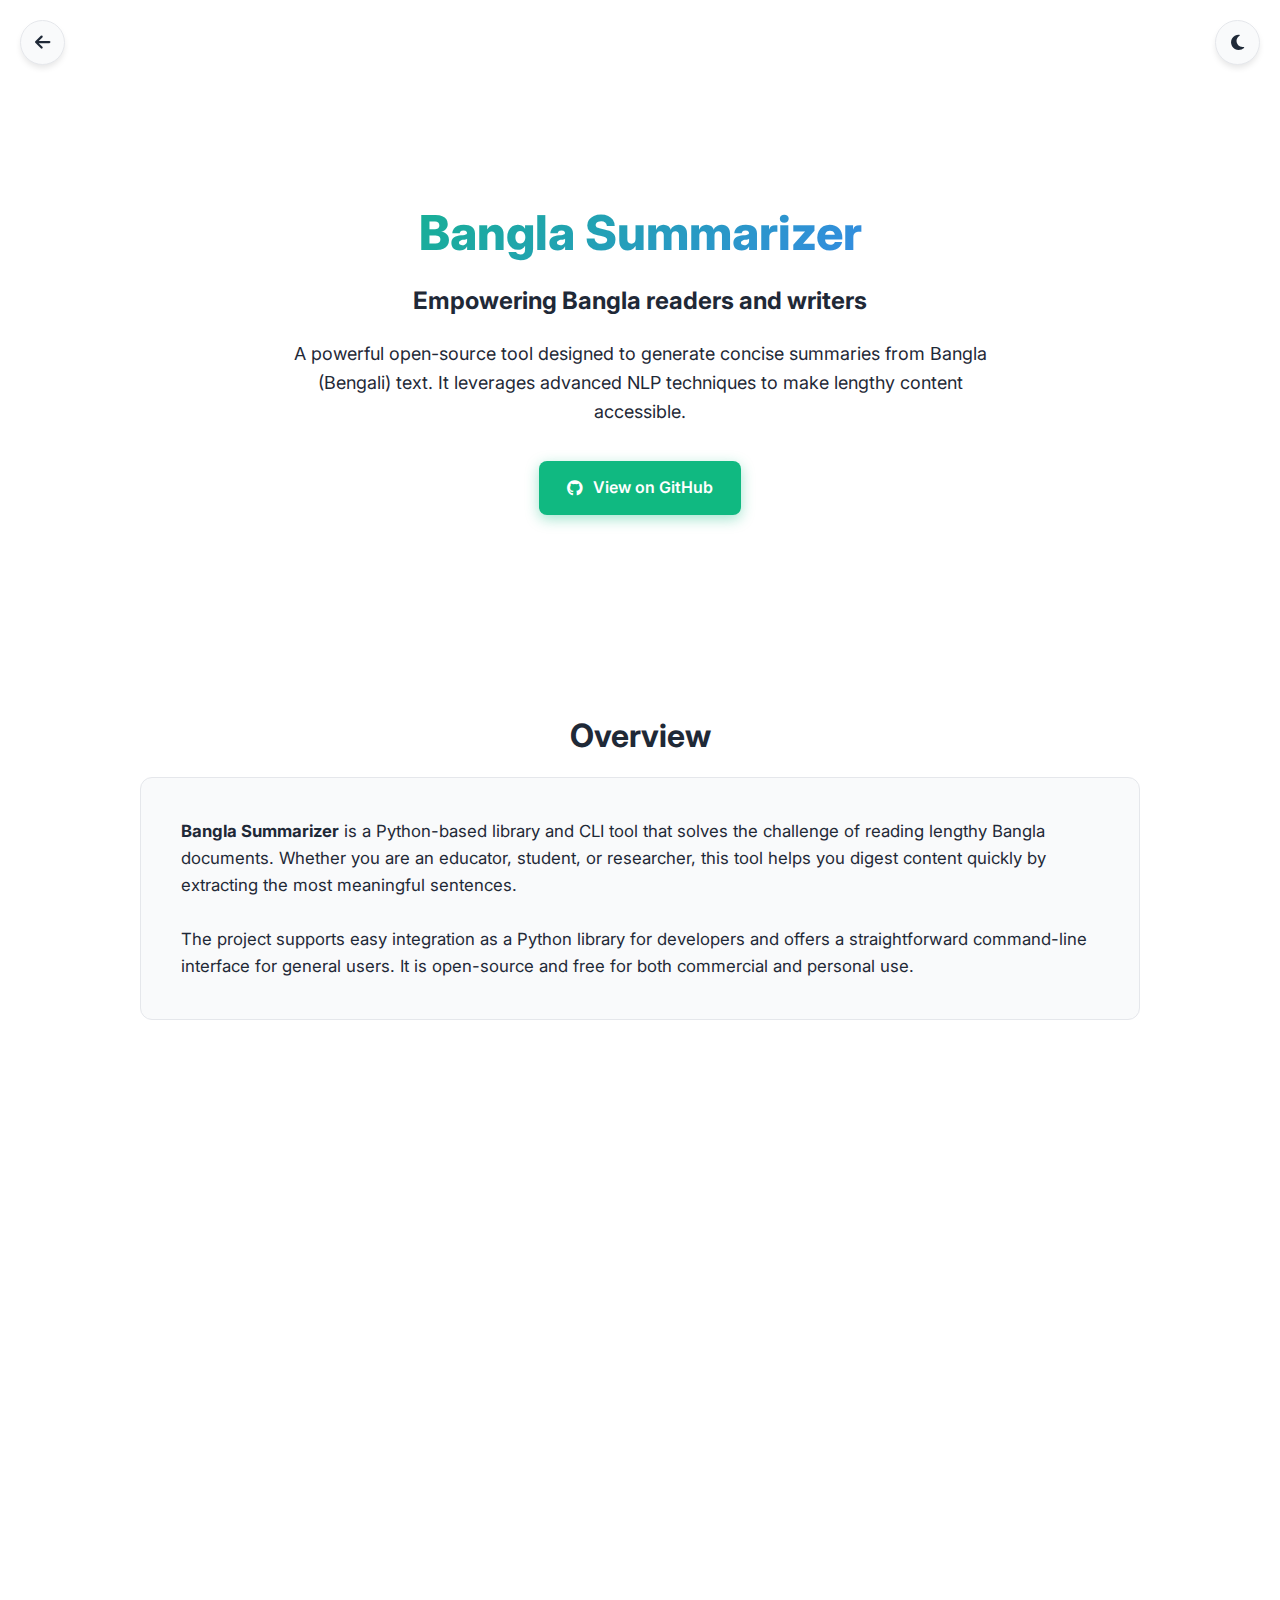
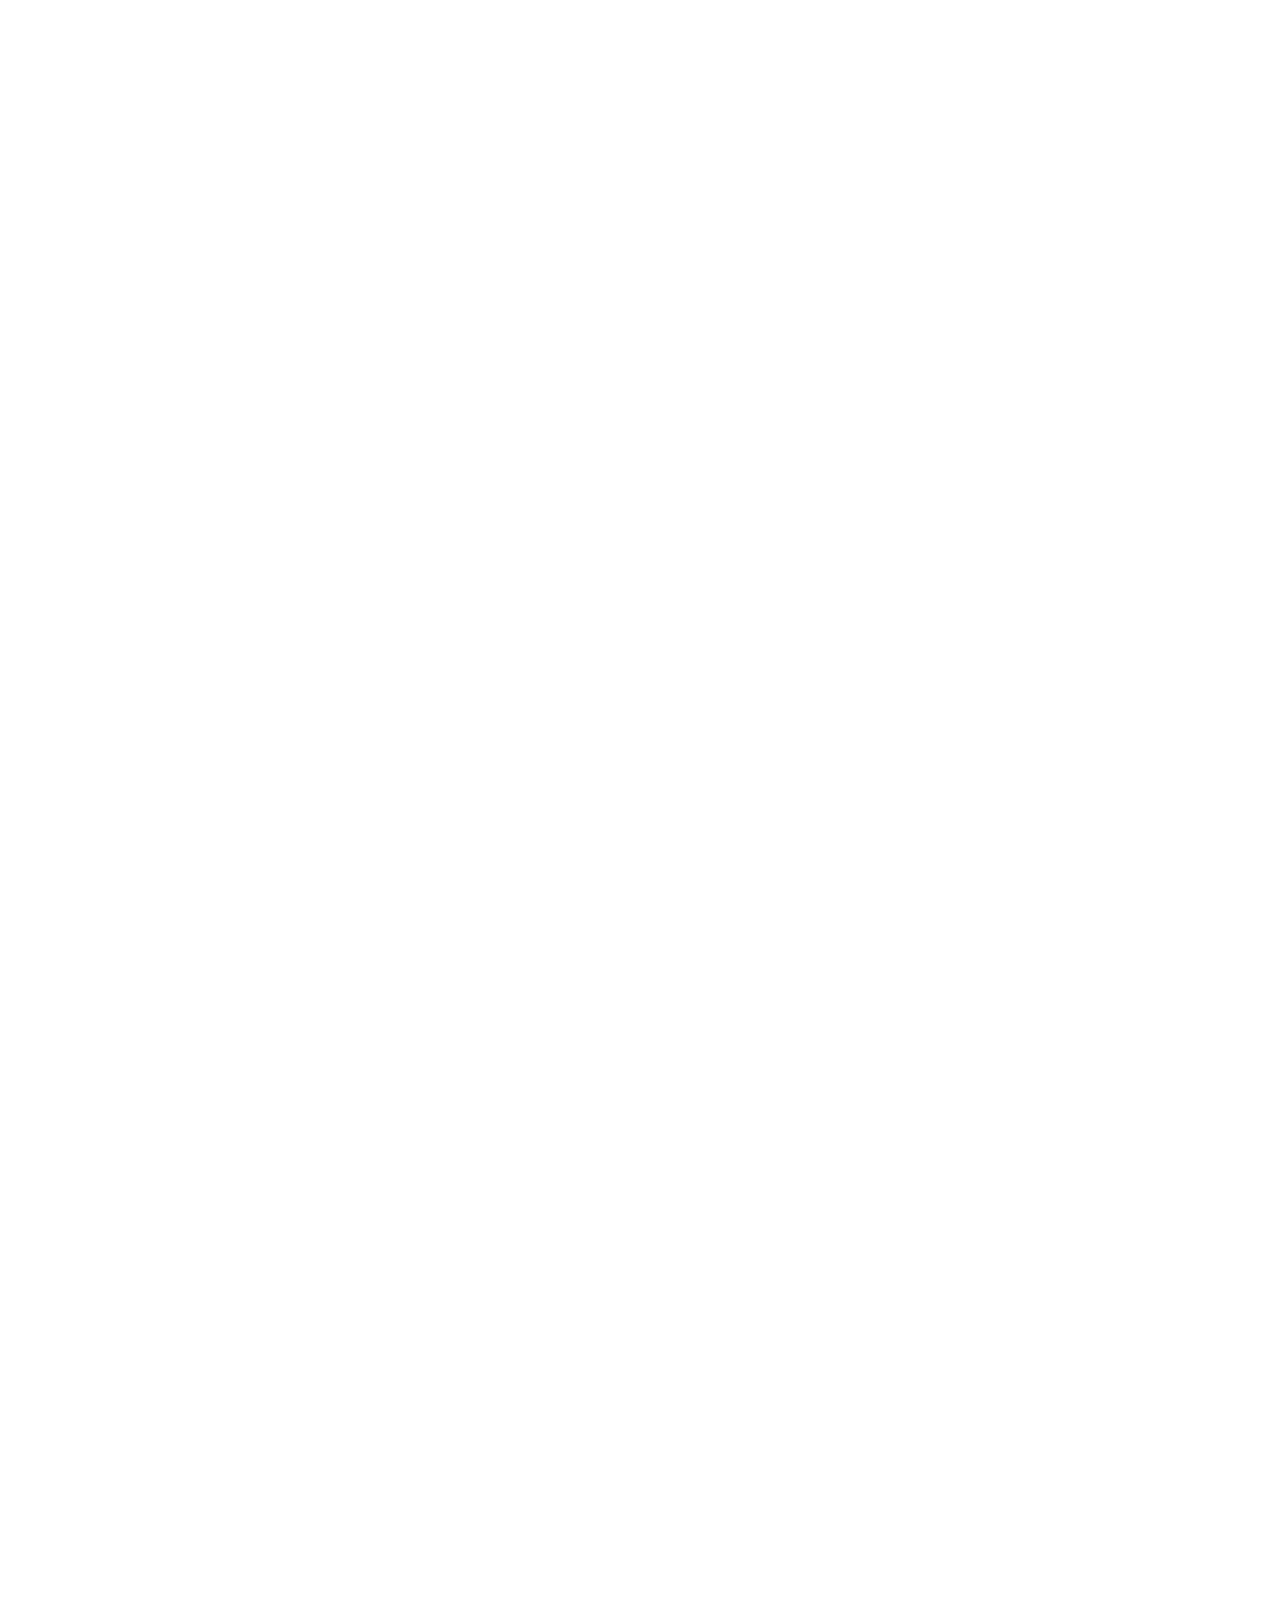
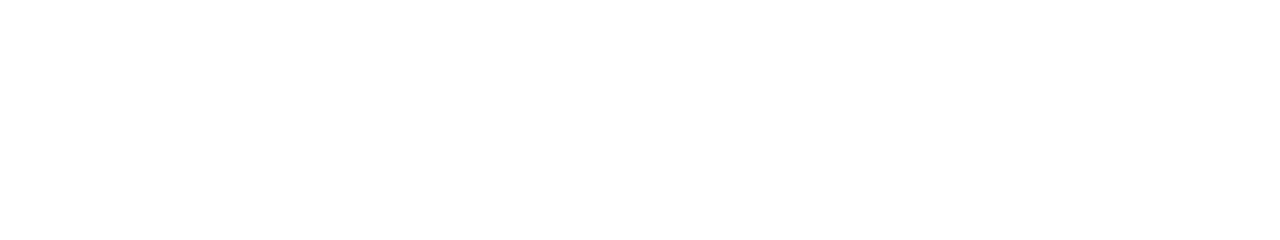
<file: index.html>
<!DOCTYPE html>
<html lang="en">
<head>
    <meta charset="UTF-8">
    <meta name="viewport" content="width=device-width, initial-scale=1.0, maximum-scale=1.0, user-scalable=no">
    <title>Bangla Summarizer – AI Text Simplification | Kawshik</title>
    <meta name="description" content="A powerful open-source tool designed to generate concise summaries from Bangla text using NLP.">
    <meta name="keywords" content="Bangla Summarizer, NLP, Python, Text Summarization, Artificial Intelligence, Open Source, CLI Tool">
    <meta name="author" content="Kawshik">

    <link rel="preconnect" href="https://fonts.googleapis.com">
    <link rel="preconnect" href="https://fonts.gstatic.com" crossorigin>
    <link href="https://fonts.googleapis.com/css2?family=Inter:wght@300;400;500;600;700&family=Fira+Code:wght@400;500&display=swap" rel="stylesheet">
    <link rel="stylesheet" href="https://cdnjs.cloudflare.com/ajax/libs/font-awesome/6.4.0/css/all.min.css">
    <link rel="icon" type="image/webp" href="https://raw.githubusercontent.com/kawshik-ornob8/kawshik-ornob8.github.io/main/favicon.webp">

    <style>
        /* =========================================
           CSS Variables (Green/Teal Theme)
        ========================================== */
        :root {
            --primary-color: #10b981; 
            --primary-hover: #059669;
            --bg-color: #ffffff;
            --text-color: #1f2937;
            --text-muted: #4b5563;
            --card-bg: #f9fafb;
            --border-color: #e5e7eb;
            --code-bg: #111827;
            --code-text: #e5e7eb;
            --shadow: 0 4px 6px -1px rgba(0, 0, 0, 0.1);
            --transition: all 0.3s ease;
            --radius: 12px;
        }

        [data-theme="dark"] {
            --bg-color: #0f172a;
            --text-color: #f3f4f6;
            --text-muted: #9ca3af;
            --card-bg: #1e293b;
            --border-color: #374151;
            --code-bg: #020617;
        }

        * { margin: 0; padding: 0; box-sizing: border-box; }
        
        body {
            font-family: 'Inter', sans-serif;
            background-color: var(--bg-color);
            color: var(--text-color);
            line-height: 1.6;
            transition: background-color 0.3s, color 0.3s;
            -webkit-tap-highlight-color: transparent;
        }

        a { text-decoration: none; color: inherit; }
        ul { list-style: none; }
        
        /* Floating Navigation Buttons */
        .float-btn {
            position: fixed;
            top: 20px;
            width: 45px;
            height: 45px;
            display: flex;
            align-items: center;
            justify-content: center;
            background: var(--card-bg);
            border: 1px solid var(--border-color);
            color: var(--text-color);
            border-radius: 50%;
            cursor: pointer;
            z-index: 1000;
            box-shadow: var(--shadow);
            transition: var(--transition);
            font-size: 1.1rem;
        }
        .float-btn:hover { transform: scale(1.1); border-color: var(--primary-color); }
        .back-home { left: 20px; }
        .theme-toggle { right: 20px; }

        /* Layout */
        .container {
            max-width: 1000px;
            margin: 0 auto;
            padding: 0 20px;
        }

        .section-padding { padding: 80px 0; }
        
        .section-title {
            font-size: 2rem;
            font-weight: 700;
            margin-bottom: 1rem;
            text-align: center;
        }
        
        .section-subtitle {
            text-align: center;
            color: var(--text-muted);
            margin-bottom: 3rem;
            max-width: 600px;
            margin: 0 auto 3rem auto;
        }

        /* Hero Section */
        .hero {
            min-height: 70vh;
            display: flex;
            align-items: center;
            justify-content: center;
            text-align: center;
            padding-top: 80px;
        }

        .hero-content h1 {
            font-size: 3rem;
            font-weight: 800;
            margin-bottom: 10px;
            background: linear-gradient(135deg, var(--primary-color), #3b82f6);
            -webkit-background-clip: text;
            -webkit-text-fill-color: transparent;
        }

        .hero-desc {
            max-width: 700px;
            margin: 20px auto 35px;
            font-size: 1.125rem;
            color: var(--text-color);
        }

        .btn-group {
            display: flex;
            gap: 15px;
            justify-content: center;
        }

        .btn {
            padding: 14px 28px;
            border-radius: 8px;
            font-weight: 600;
            transition: var(--transition);
            display: inline-flex;
            align-items: center;
            justify-content: center;
            gap: 10px;
            font-size: 1rem;
        }

        .btn-primary {
            background-color: var(--primary-color);
            color: white;
            box-shadow: 0 4px 14px 0 rgba(16, 185, 129, 0.39);
        }
        .btn-primary:hover { background-color: var(--primary-hover); transform: translateY(-2px); }

        /* Overview & Content */
        .overview-content {
            background: var(--card-bg);
            padding: 40px;
            border-radius: var(--radius);
            border: 1px solid var(--border-color);
            font-size: 1.05rem;
        }

        /* Features Grid */
        .features-grid {
            display: grid;
            grid-template-columns: repeat(auto-fit, minmax(280px, 1fr));
            gap: 20px;
        }

        .feature-card {
            background: var(--card-bg);
            padding: 25px;
            border-radius: var(--radius);
            border: 1px solid var(--border-color);
            transition: var(--transition);
        }

        .feature-card:hover {
            transform: translateY(-5px);
            border-color: var(--primary-color);
        }

        .feature-icon {
            font-size: 2rem;
            color: var(--primary-color);
            margin-bottom: 15px;
        }
        
        .feature-card h3 { margin-bottom: 10px; font-weight: 600; }
        .feature-card p { font-size: 0.95rem; color: var(--text-muted); }

        /* Code & Terminal Section */
        .terminal-window {
            background: var(--code-bg);
            border-radius: var(--radius);
            border: 1px solid #374151;
            overflow: hidden;
            margin-bottom: 30px;
            box-shadow: var(--shadow);
        }

        .terminal-header {
            background: rgba(255, 255, 255, 0.05);
            padding: 10px 15px;
            display: flex;
            align-items: center;
            gap: 8px;
            border-bottom: 1px solid #374151;
        }

        .dot { width: 12px; height: 12px; border-radius: 50%; }
        .dot-red { background: #ef4444; }
        .dot-yellow { background: #f59e0b; }
        .dot-green { background: #10b981; }

        .code-block {
            padding: 20px;
            font-family: 'Fira Code', monospace;
            color: var(--code-text);
            font-size: 0.9rem;
            overflow-x: auto;
        }

        .code-comment { color: #6b7280; }
        .code-command { color: #3b82f6; }
        .code-string { color: #a5f3fc; }
        .code-keyword { color: #c084fc; }

        .usage-container {
            display: grid;
            grid-template-columns: 1fr;
            gap: 30px;
        }
        
        @media(min-width: 900px) {
            .usage-container { grid-template-columns: 1fr 1fr; }
        }

        /* Tech Badges */
        .tech-container { display: flex; flex-wrap: wrap; justify-content: center; gap: 10px; }
        .tech-badge {
            background: var(--card-bg);
            border: 1px solid var(--border-color);
            padding: 8px 16px;
            border-radius: 50px;
            font-weight: 500;
            font-size: 0.9rem;
            display: flex; align-items: center; gap: 8px;
        }

        /* Mobile */
        @media (max-width: 768px) {
            .container { padding: 0 16px; }
            .section-padding { padding: 50px 0; }
            .hero-content h1 { font-size: 2.2rem; }
            .btn-group { flex-direction: column; gap: 12px; }
            .btn { width: 100%; }
            .float-btn { top: 15px; width: 40px; height: 40px; font-size: 1rem; }
            .back-home { left: 15px; }
            .theme-toggle { right: 15px; }
        }

        .fade-in { opacity: 0; transform: translateY(20px); transition: opacity 0.6s ease-out, transform 0.6s ease-out; }
        .fade-in.visible { opacity: 1; transform: translateY(0); }

        footer { text-align: center; padding: 40px 20px; border-top: 1px solid var(--border-color); color: var(--text-muted); margin-top: 40px; font-size: 0.9rem; }
    </style>
</head>
<body class="light-mode">

    <a href="https://kawshik.dev" class="float-btn back-home" aria-label="Back to Portfolio">
        <i class="fas fa-arrow-left"></i>
    </a>
    <button id="theme-toggle" class="float-btn theme-toggle" aria-label="Toggle Dark Mode">
        <i class="fas fa-moon"></i>
    </button>

    <header class="hero fade-in">
        <div class="container hero-content">
            <h1>Bangla Summarizer</h1>
            <h2>Empowering Bangla readers and writers</h2>
            <p class="hero-desc">
                A powerful open-source tool designed to generate concise summaries from Bangla (Bengali) text. It leverages advanced NLP techniques to make lengthy content accessible.
            </p>
            <div class="btn-group">
                <a href="https://github.com/kawshik-ornob8/bangla_summarizer" class="btn btn-primary" target="_blank">
                    <i class="fab fa-github"></i> View on GitHub
                </a>
            </div>
        </div>
    </header>

    <section class="section-padding container fade-in">
        <h2 class="section-title">Overview</h2>
        <div class="overview-content">
            <p>
                <strong>Bangla Summarizer</strong> is a Python-based library and CLI tool that solves the challenge of reading lengthy Bangla documents. Whether you are an educator, student, or researcher, this tool helps you digest content quickly by extracting the most meaningful sentences.
            </p>
            <br>
            <p>
                The project supports easy integration as a Python library for developers and offers a straightforward command-line interface for general users. It is open-source and free for both commercial and personal use.
            </p>
        </div>
    </section>

    <section class="section-padding container fade-in">
        <h2 class="section-title">Features</h2>
        <p class="section-subtitle">What makes this tool special.</p>
        
        <div class="features-grid">
            <article class="feature-card">
                <i class="fas fa-magic feature-icon"></i>
                <h3>Automatic Summarization</h3>
                <p>Create short, meaningful summaries from long Bangla articles and input files instantly.</p>
            </article>

            <article class="feature-card">
                <i class="fab fa-python feature-icon"></i>
                <h3>Python API & CLI</h3>
                <p>Flexible usage: import it as a Python module in your scripts or run it directly from the terminal.</p>
            </article>

            <article class="feature-card">
                <i class="fas fa-sliders-h feature-icon"></i>
                <h3>Customizable Output</h3>
                <p>Adjust the summary length dynamically to fit your specific requirements.</p>
            </article>

            <article class="feature-card">
                <i class="fas fa-lock-open feature-icon"></i>
                <h3>Open Source</h3>
                <p>Licensed under MIT. Free to use, modify, and distribute for personal or commercial projects.</p>
            </article>
        </div>
    </section>

    <section class="section-padding container fade-in">
        <h2 class="section-title">Installation & Usage</h2>
        <p class="section-subtitle">Requires Python 3.10+</p>

        <div class="usage-container">
            <div>
                <h3 style="margin-bottom: 15px; font-weight: 600;">1. Setup & Install</h3>
                <div class="terminal-window">
                    <div class="terminal-header">
                        <div class="dot dot-red"></div>
                        <div class="dot dot-yellow"></div>
                        <div class="dot dot-green"></div>
                        <span style="margin-left: 10px; font-size: 0.8rem; color: #9ca3af;">bash</span>
                    </div>
                    <div class="code-block">
                        <span class="code-comment"># Clone the repository</span><br>
                        <span class="code-command">git clone</span> https://github.com/kawshik-ornob8/bangla_summarizer.git<br>
                        <span class="code-command">cd</span> bangla_summarizer<br><br>
                        <span class="code-comment"># Create virtual environment (Recommended)</span><br>
                        <span class="code-command">python3.10</span> -m venv venv<br>
                        <span class="code-command">source</span> venv/bin/activate <span class="code-comment"># Windows: venv\Scripts\activate</span><br><br>
                        <span class="code-comment"># Install dependencies</span><br>
                        <span class="code-command">pip</span> install -r requirements.txt
                    </div>
                </div>
            </div>

            <div>
                <h3 style="margin-bottom: 15px; font-weight: 600;">2. Run via CLI</h3>
                <div class="terminal-window">
                    <div class="terminal-header">
                        <div class="dot dot-red"></div>
                        <div class="dot dot-yellow"></div>
                        <div class="dot dot-green"></div>
                        <span style="margin-left: 10px; font-size: 0.8rem; color: #9ca3af;">bash</span>
                    </div>
                    <div class="code-block">
                        <span class="code-comment"># Basic CLI format</span><br>
                        <span class="code-command">python</span> main.py --input path/to/file.txt --output result.txt --length 100<br><br>
                        <span class="code-comment"># Example execution</span><br>
                        <span class="code-command">python</span> main.py --input <span class="code-string">sample_bangla.txt</span> --output <span class="code-string">summary.txt</span> --length 100
                    </div>
                </div>
            </div>
        </div>

        <div style="margin-top: 30px;">
            <h3 style="margin-bottom: 15px; font-weight: 600;">3. Use in Python Script</h3>
            <div class="terminal-window">
                <div class="terminal-header">
                    <div class="dot dot-red"></div>
                    <div class="dot dot-yellow"></div>
                    <div class="dot dot-green"></div>
                    <span style="margin-left: 10px; font-size: 0.8rem; color: #9ca3af;">python</span>
                </div>
                <div class="code-block">
                    <span class="code-keyword">from</span> bangla_summarizer <span class="code-keyword">import</span> summarize<br><br>
                    bangla_text = <span class="code-string">"বাংলাদেশ দক্ষিণ এশিয়ার একটি দেশ। এটি একটি সুন্দর প্রকৃতির দেশ..."</span><br><br>
                    <span class="code-comment"># Generate summary with max length of 100</span><br>
                    summary = summarize(bangla_text, max_length=100)<br><br>
                    <span class="code-keyword">print</span>(summary)
                </div>
            </div>
        </div>
    </section>

    <section class="section-padding container fade-in" style="background: var(--card-bg); border-radius: var(--radius); padding: 50px 20px;">
        <h2 class="section-title">Requirements & Structure</h2>
        <div style="max-width: 800px; margin: 0 auto; text-align: center;">
            <p style="margin-bottom: 30px; color: var(--text-muted);">
                The project requires <strong>Python 3.10</strong> strictly. It is organized into a modular structure for easy maintenance and testing.
            </p>
            <div class="tech-container">
                <div class="tech-badge"><i class="fab fa-python"></i> Python 3.10</div>
                <div class="tech-badge"><i class="fas fa-terminal"></i> CLI</div>
                <div class="tech-badge"><i class="fas fa-cube"></i> Virtual Env</div>
                <div class="tech-badge"><i class="fas fa-code-branch"></i> Git</div>
                <div class="tech-badge"><i class="fas fa-cogs"></i> NLP</div>
            </div>
        </div>
    </section>

    <footer class="fade-in">
        <p>&copy; 2026 Kawshik. Licensed under MIT.</p>
        <p style="margin-top: 10px;">
            <a href="https://github.com/kawshik-ornob8/bangla_summarizer/issues" target="_blank" style="margin-right: 15px;">Report Issue</a>
            <a href="mailto:contact@kawshik.dev">Contact</a>
        </p>
    </footer>

    <script>
        // --- Dark Mode Logic ---
        const toggleButton = document.getElementById('theme-toggle');
        const icon = toggleButton.querySelector('i');
        const currentTheme = localStorage.getItem('theme');

        if (currentTheme === 'dark') {
            document.documentElement.setAttribute('data-theme', 'dark');
            icon.classList.remove('fa-moon');
            icon.classList.add('fa-sun');
        }

        toggleButton.addEventListener('click', () => {
            let theme = document.documentElement.getAttribute('data-theme');
            if (theme === 'dark') {
                document.documentElement.setAttribute('data-theme', 'light');
                localStorage.setItem('theme', 'light');
                icon.classList.remove('fa-sun');
                icon.classList.add('fa-moon');
            } else {
                document.documentElement.setAttribute('data-theme', 'dark');
                localStorage.setItem('theme', 'dark');
                icon.classList.remove('fa-moon');
                icon.classList.add('fa-sun');
            }
        });

        // --- Scroll Animation Logic ---
        const observer = new IntersectionObserver((entries) => {
            entries.forEach(entry => {
                if (entry.isIntersecting) {
                    entry.target.classList.add('visible');
                    observer.unobserve(entry.target);
                }
            });
        }, { threshold: 0.1 });

        document.querySelectorAll('.fade-in').forEach(el => observer.observe(el));
    </script>
</body>
</html>
</file>
